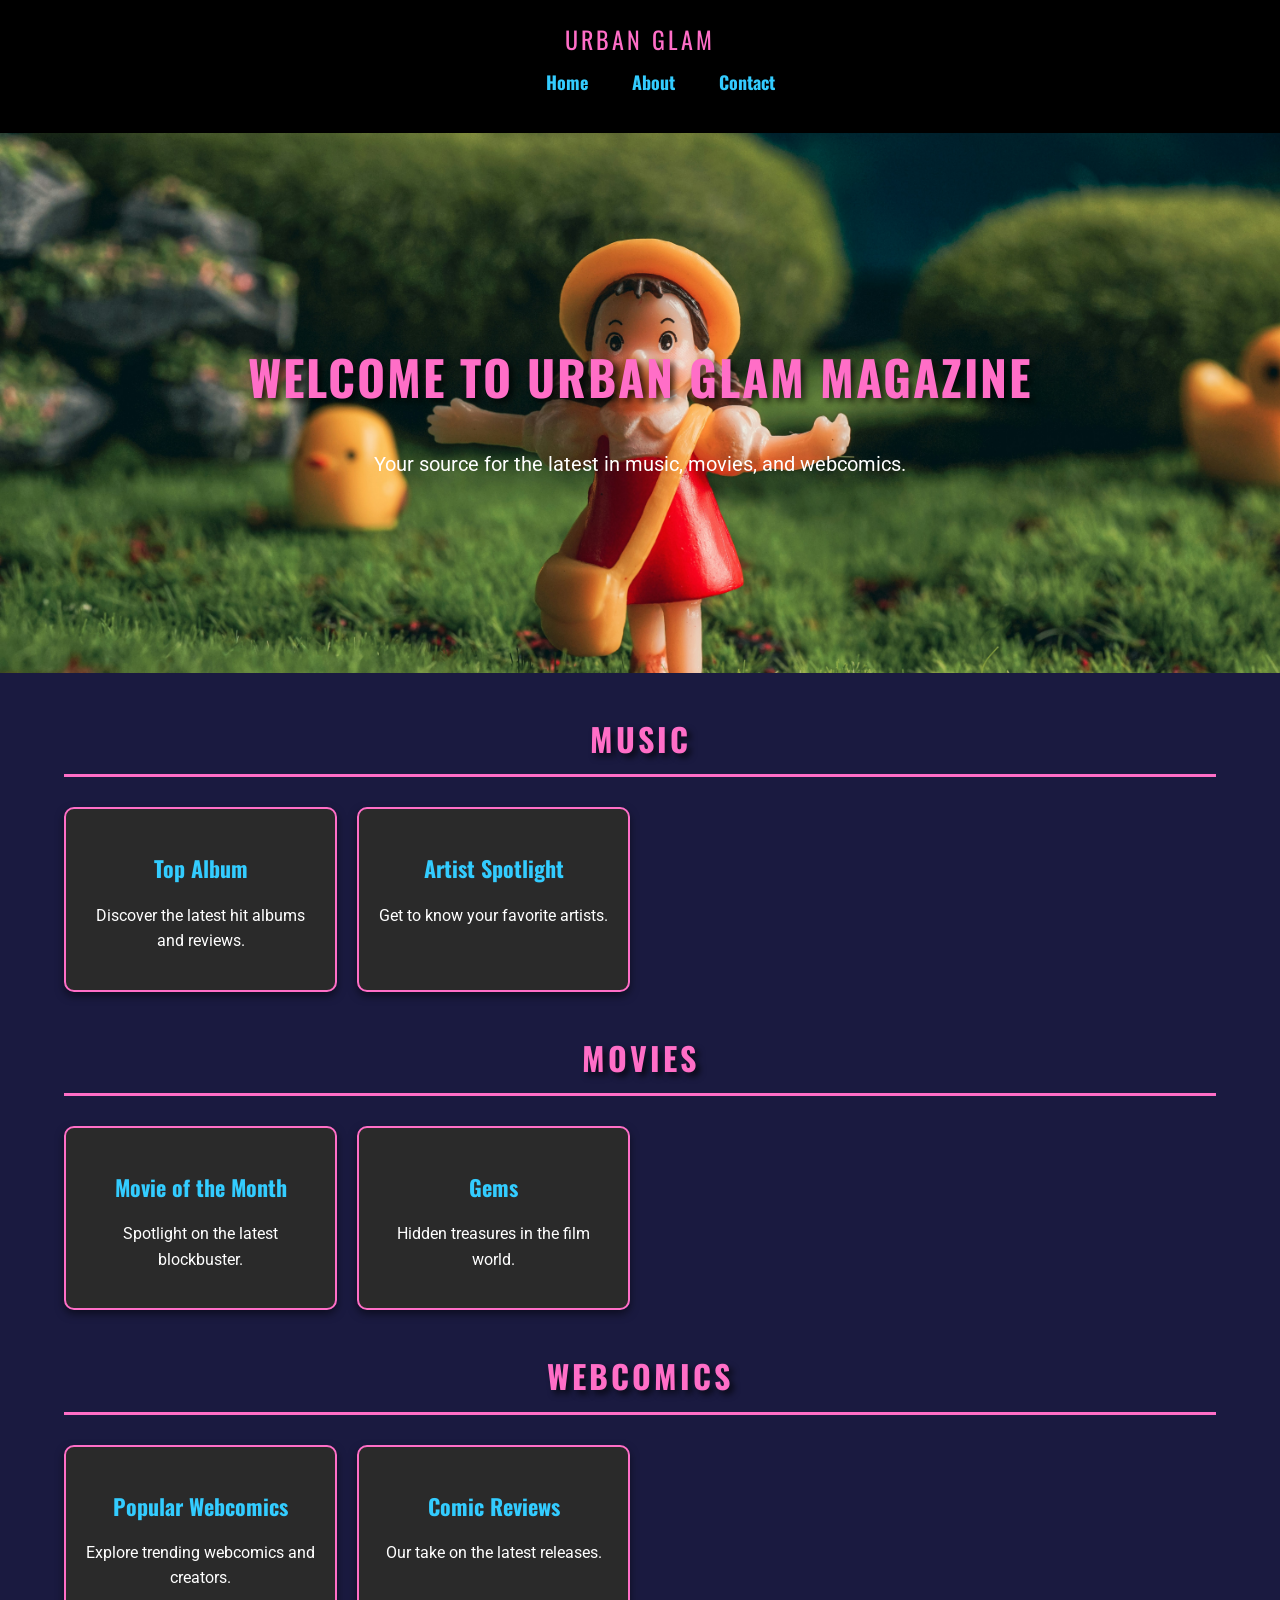
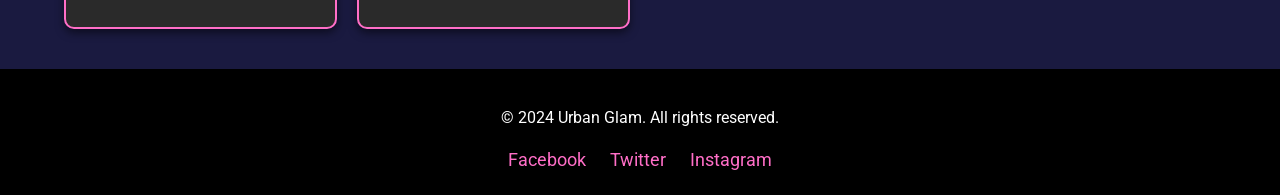
<file: index.html>
<!DOCTYPE html>
<html lang="en">
  <head>
    <meta charset="UTF-8" />
    <meta name="viewport" content="width=device-width, initial-scale=1.0" />
    <title>Urban Glam</title>
    <link
      href="https://fonts.googleapis.com/css2?family=Oswald:wght@400;700&family=Roboto:wght@300;400;500&family=Fredericka+the+Great&display=swap"
      rel="stylesheet"
    />
    <link rel="stylesheet" href="./src/styles.css" />
  </head>
  <body>
    <nav>
      <div class="logo">Urban Glam</div>
      <ul class="nav-links">
        <li><a href="#">Home</a></li>
        <li><a href="#about">About</a></li>
        <li><a href="#contact">Contact</a></li>
      </ul>
    </nav>

    <header class="hero">
      <div class="hero-content">
        <h1>Welcome to Urban Glam Magazine</h1>
        <p>Your source for the latest in music, movies, and webcomics.</p>
      </div>
    </header>

    <main>
      <section id="music" class="content-section">
        <h2>Music</h2>
        <div class="grid">
          <div class="card">
            <h3>Top Album</h3>
            <p>Discover the latest hit albums and reviews.</p>
          </div>
          <div class="card">
            <h3>Artist Spotlight</h3>
            <p>Get to know your favorite artists.</p>
          </div>
        </div>
      </section>

      <section id="movies" class="content-section">
        <h2>Movies</h2>
        <div class="grid">
          <div class="card">
            <h3>Movie of the Month</h3>
            <p>Spotlight on the latest blockbuster.</p>
          </div>
          <div class="card">
            <h3>Gems</h3>
            <p>Hidden treasures in the film world.</p>
          </div>
        </div>
      </section>

      <section id="webcomics" class="content-section">
        <h2>Webcomics</h2>
        <div class="grid">
          <div class="card">
            <h3>Popular Webcomics</h3>
            <p>Explore trending webcomics and creators.</p>
          </div>
          <div class="card">
            <h3>Comic Reviews</h3>
            <p>Our take on the latest releases.</p>
          </div>
        </div>
      </section>
    </main>

    <footer>
      <p>&copy; 2024 Urban Glam. All rights reserved.</p>
      <div class="social-icons">
        <a href="#">Facebook</a>
        <a href="#">Twitter</a>
        <a href="#">Instagram</a>
      </div>
    </footer>
  </body>
</html>
</file>
<file: src/styles.css>
body {
  font-family: "Roboto", sans-serif;
  background-color: #1a1a40;
  color: #ffffff;
  margin: 0;
  padding: 0;
  line-height: 1.6;
  font-size: 16px;
}

nav {
  font-family: "Oswald", sans-serif;
  background-color: #000000;
  padding: 20px;
  text-align: center;
}

nav .logo {
  font-size: 24px;
  color: #ff6ec7;
  text-transform: uppercase;
  letter-spacing: 3px;
}

nav .nav-links {
  list-style: none;
  margin-top: 10px;
}

nav .nav-links li {
  display: inline;
  margin: 0 20px;
}

nav .nav-links a {
  color: #33ccff;
  text-decoration: none;
  font-size: 18px;
  font-weight: bold;
}

.hero {
  background: url("../images/hero.jpg") no-repeat center center;
  background-size: cover;
  height: 60vh;
  display: flex;
  justify-content: center;
  align-items: center;
  text-align: center;
}

.hero h1 {
  font-family: "Oswald", sans-serif;
  color: #ff6ec7;
  font-size: 48px;
  text-transform: uppercase;
  letter-spacing: 2px;
  text-shadow: 3px 3px 5px rgba(0, 0, 0, 0.5);
}

.hero p {
  color: #ffffff;
  font-size: 20px;
  margin-top: 15px;
}

.content-section {
  margin: 40px auto;
  width: 90%;
  max-width: 1200px;
  text-align: center;
}

.content-section h2 {
  font-family: "Oswald", sans-serif;
  color: #ff6ec7;
  font-size: 32px;
  text-transform: uppercase;
  letter-spacing: 3px;
  margin-bottom: 30px;
  border-bottom: 3px solid #ff6ec7;
  padding-bottom: 10px;
}

.grid {
  display: grid;
  grid-template-columns: repeat(auto-fill, minmax(250px, 1fr));
  gap: 20px;
  margin-top: 20px;
}

.card {
  background-color: #2a2a2a;
  border-radius: 10px;
  padding: 20px;
  color: #ffffff;
  box-shadow: 0 4px 8px rgba(0, 0, 0, 0.5);
  transition: transform 0.3s ease, box-shadow 0.3s ease;
}

.card:hover {
  transform: scale(1.05);
  box-shadow: 0 6px 12px rgba(0, 0, 0, 0.7);
}

.card h3 {
  font-family: "Oswald", sans-serif;
  color: #33ccff;
  font-size: 22px;
  margin-bottom: 10px;
}

.card p {
  font-family: "Roboto", sans-serif;
  color: #ffffff;
}

footer {
  background-color: #000000;
  color: #ffffff;
  text-align: center;
  padding: 20px;
}

footer .social-icons a {
  color: #ff6ec7;
  margin: 0 10px;
  text-decoration: none;
  font-size: 18px;
}

footer .social-icons a:hover {
  color: #33ccff;
}

.hero h1,
.content-section h2 {
  text-shadow: 4px 4px 6px rgba(0, 0, 0, 0.7);
}

.card {
  border: 2px solid #ff6ec7;
}

@media (max-width: 768px) {
  .hero h1 {
    font-size: 36px;
  }

  .card {
    padding: 15px;
  }
}
</file>
